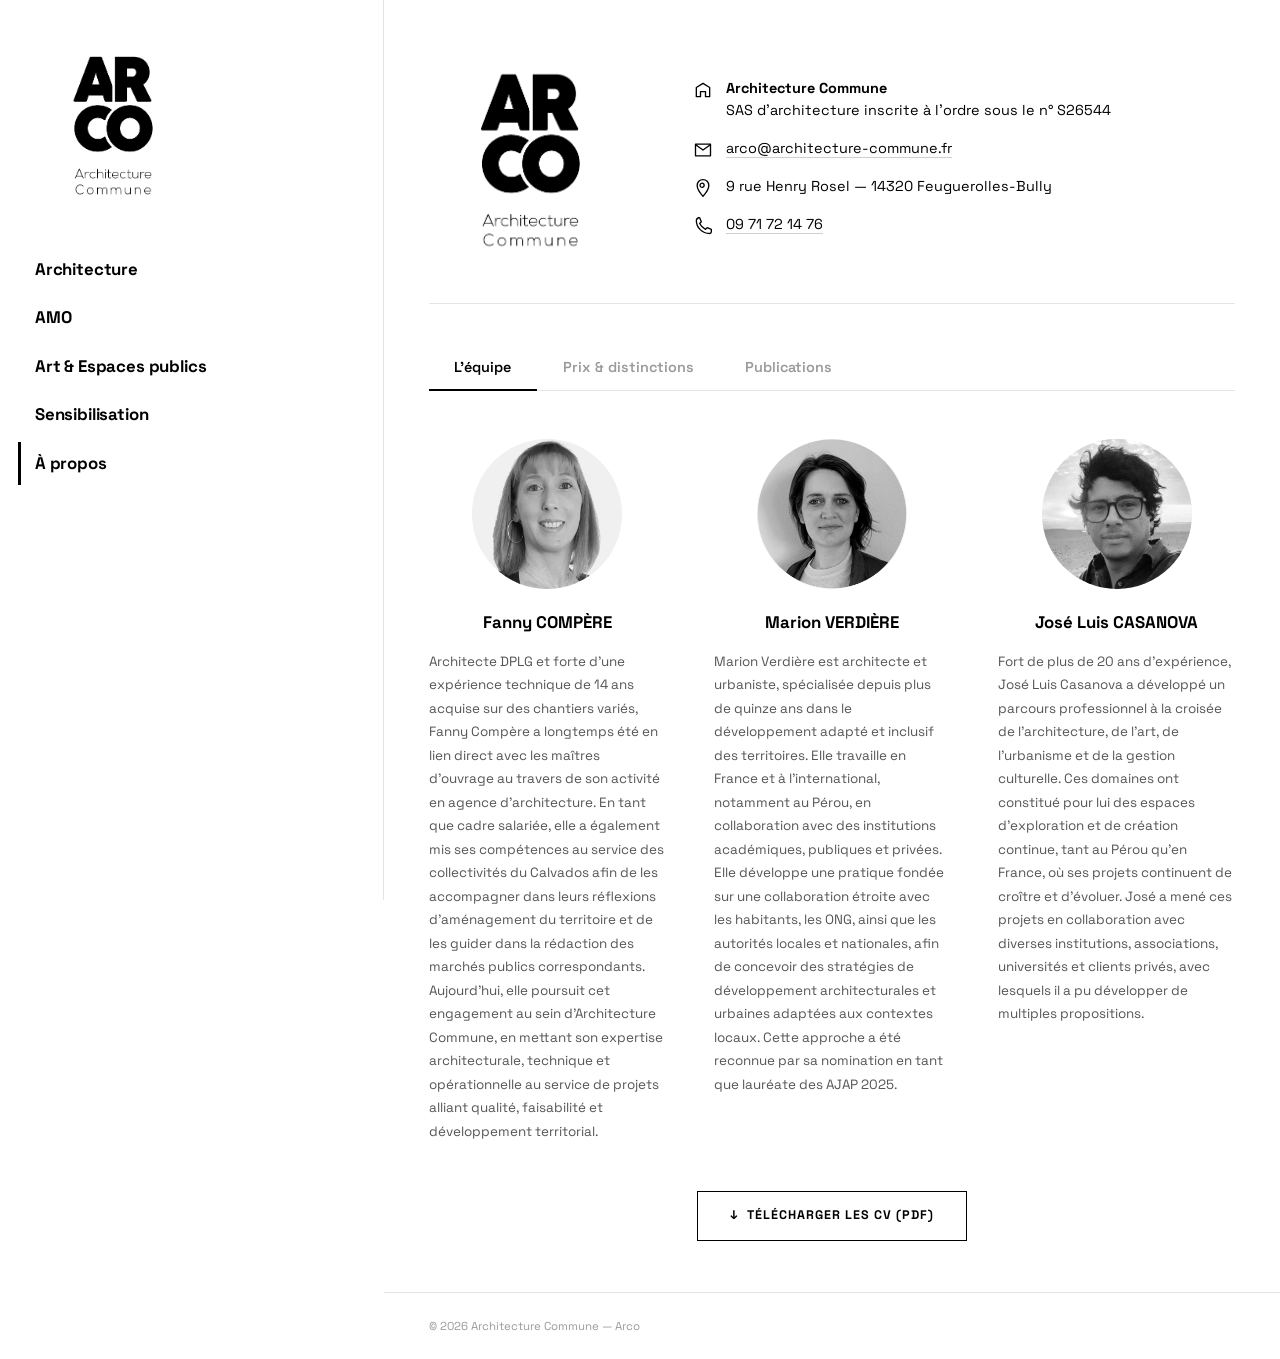
<file: apropos.html>
<!DOCTYPE html>
<html lang="fr">
<head>
  <meta charset="UTF-8">
  <meta name="viewport" content="width=device-width, initial-scale=1.0">
  <title>À propos – Architecture Commune</title>
  <meta name="description" content="Architecture Commune (Arco) : l'équipe (Fanny Compère, Marion Verdière, José Luis Casanova), prix et distinctions (AJAP 2025, COP27, ONU-Habitat, Europan 12), publications et coordonnées.">

  <!-- Favicon -->
  <link rel="icon" type="image/png" href="media/logos/favicon.png">
  <link rel="apple-touch-icon" href="media/logos/favicon.png">

  <!-- SEO -->
  <meta name="author" content="Architecture Commune">
  <meta name="robots" content="index, follow">
  <meta name="theme-color" content="#ffffff">
  <link rel="canonical" href="https://www.architecture-commune.fr/apropos.html">

  <!-- Open Graph -->
  <meta property="og:type" content="website">
  <meta property="og:site_name" content="Architecture Commune">
  <meta property="og:locale" content="fr_FR">
  <meta property="og:title" content="À propos – Architecture Commune">
  <meta property="og:description" content="L'équipe, les prix et distinctions, les publications et les coordonnées d'Architecture Commune (Arco).">
  <meta property="og:url" content="https://www.architecture-commune.fr/apropos.html">
  <meta property="og:image" content="https://www.architecture-commune.fr/media/logos/logo-arco.png">

  <!-- Twitter -->
  <meta name="twitter:card" content="summary">
  <meta name="twitter:image" content="https://www.architecture-commune.fr/media/logos/logo-arco.png">

  <link rel="stylesheet" href="css/style.css">
</head>
<body data-page="about">

  <div class="mobile-bar">
    <a href="index.html" class="mobile-logo"><img src="media/logos/logo-arco.png" alt="Architecture Commune"></a>
    <button class="menu-toggle" aria-label="Menu" aria-expanded="false"><span></span><span></span><span></span></button>
  </div>
  <div class="sidebar-backdrop"></div>

  <div class="layout">
    <aside class="sidebar" id="sidebar"></aside>

    <main class="content">
      <section class="about">

        <!-- Logo + coordonnées -->
        <div class="about-head">
          <img class="about-logo" src="media/logos/logo-arco.png" alt="Architecture Commune">
          <ul class="coords">
            <li>
              <svg viewBox="0 0 24 24" aria-hidden="true"><path d="M4 20V9l8-5 8 5v11h-5v-6H9v6H4Z"/></svg>
              <span><strong>Architecture Commune</strong><br>SAS d'architecture inscrite à l'ordre sous le n° S26544</span>
            </li>
            <li>
              <svg viewBox="0 0 24 24" aria-hidden="true"><path d="M3 5h18v14H3V5Zm1.5 1.5L12 12l7.5-5.5"/></svg>
              <span><a href="mailto:arco@architecture-commune.fr">arco@architecture-commune.fr</a></span>
            </li>
            <li>
              <svg viewBox="0 0 24 24" aria-hidden="true"><path d="M12 2c4 0 7 3 7 7 0 5-7 13-7 13S5 14 5 9c0-4 3-7 7-7Zm0 4.5A2.5 2.5 0 1 0 12 11a2.5 2.5 0 0 0 0-4.5Z"/></svg>
              <span>9 rue Henry Rosel — 14320 Feuguerolles-Bully</span>
            </li>
            <li>
              <svg viewBox="0 0 24 24" aria-hidden="true"><path d="M6 3c-1 0-2 1-2 2 0 9 7 16 16 16 1 0 2-1 2-2v-3l-5-2-2 2c-3-1.5-5.5-4-7-7l2-2-2-5H6Z"/></svg>
              <span><a href="tel:+33971721476">09 71 72 14 76</a></span>
            </li>
          </ul>
        </div>

        <!-- Onglets -->
        <div class="about-tabs" role="tablist">
          <button class="about-tab active" role="tab" data-panel="equipe" id="tab-equipe">L'équipe</button>
          <button class="about-tab" role="tab" data-panel="prix" id="tab-prix">Prix &amp; distinctions</button>
          <button class="about-tab" role="tab" data-panel="publications" id="tab-publications">Publications</button>
        </div>

        <!-- ÉQUIPE -->
        <div class="about-panel active" id="equipe" role="tabpanel">
          <div class="team-grid">
            <article class="team-card">
              <div class="team-photo"><img src="media/equipe/fanny.png" alt="Fanny Compère"></div>
              <h2 class="team-name">Fanny COMPÈRE</h2>
              <p class="team-text">Architecte DPLG et forte d'une expérience technique de 14 ans acquise sur des chantiers variés, Fanny Compère a longtemps été en lien direct avec les maîtres d'ouvrage au travers de son activité en agence d'architecture. En tant que cadre salariée, elle a également mis ses compétences au service des collectivités du Calvados afin de les accompagner dans leurs réflexions d'aménagement du territoire et de les guider dans la rédaction des marchés publics correspondants. Aujourd'hui, elle poursuit cet engagement au sein d'Architecture Commune, en mettant son expertise architecturale, technique et opérationnelle au service de projets alliant qualité, faisabilité et développement territorial.</p>
            </article>

            <article class="team-card">
              <div class="team-photo"><img src="media/equipe/marion.png" alt="Marion Verdière"></div>
              <h2 class="team-name">Marion VERDIÈRE</h2>
              <p class="team-text">Marion Verdière est architecte et urbaniste, spécialisée depuis plus de quinze ans dans le développement adapté et inclusif des territoires. Elle travaille en France et à l'international, notamment au Pérou, en collaboration avec des institutions académiques, publiques et privées. Elle développe une pratique fondée sur une collaboration étroite avec les habitants, les ONG, ainsi que les autorités locales et nationales, afin de concevoir des stratégies de développement architecturales et urbaines adaptées aux contextes locaux. Cette approche a été reconnue par sa nomination en tant que lauréate des AJAP 2025.</p>
            </article>

            <article class="team-card">
              <div class="team-photo"><img src="media/equipe/jose.png" alt="José Luis Casanova"></div>
              <h2 class="team-name">José Luis CASANOVA</h2>
              <p class="team-text">Fort de plus de 20 ans d'expérience, José Luis Casanova a développé un parcours professionnel à la croisée de l'architecture, de l'art, de l'urbanisme et de la gestion culturelle. Ces domaines ont constitué pour lui des espaces d'exploration et de création continue, tant au Pérou qu'en France, où ses projets continuent de croître et d'évoluer. José a mené ces projets en collaboration avec diverses institutions, associations, universités et clients privés, avec lesquels il a pu développer de multiples propositions.</p>
            </article>
          </div>

          <div class="team-cv">
            <a class="btn-download" href="media/CV-Architecture-Commune.pdf" target="_blank" rel="noopener">Télécharger les CV (PDF)</a>
          </div>
        </div>

        <!-- PRIX -->
        <div class="about-panel" id="prix" role="tabpanel">
          <ul class="awards-list">
            <li class="award-item">
              <div>
                <span class="award-year">2025</span>
                <h2 class="award-name">AJAP — Albums des Jeunes Architectes et Paysagistes</h2>
                <p class="award-desc">« Un autre regard : éducation populaire et expériences architecturales ». Intégrer une pratique architecturale à un propos local, renforçant le lien social par le partage d'expériences concrètes. Décerné par le Ministère de la Culture.</p>
              </div>
              <a class="external-link" href="https://www.architectes.org/actualites/les-laureats-recompenses-par-les-ajap-2025-130200" target="_blank" rel="noopener">Voir</a>
            </li>
            <li class="award-item">
              <div>
                <span class="award-year">2022</span>
                <h2 class="award-name">COP27 — Gender Just Climate Solution Awards</h2>
                <p class="award-desc">Modèle d'urbanisation résilient qui transforme les rôles de genre à Lima (p. 12).</p>
                <p class="award-partners">Avec Mano a Mano Perú</p>
              </div>
              <a class="external-link" href="https://womengenderclimate.org/wp-content/uploads/2022/11/WGC-brochure-FR_2022-11-03_web.pdf" target="_blank" rel="noopener">Voir</a>
            </li>
            <li class="award-item">
              <div>
                <span class="award-year">2018</span>
                <h2 class="award-name">ONU-Habitat — Inspiring Practices Competition</h2>
                <p class="award-desc">Amélioration des conditions de vie dans une zone urbaine marginale du nord de Lima avec la participation des habitants.</p>
                <p class="award-partners">Avec Mano a Mano Perú</p>
              </div>
              <a class="external-link" href="https://www.uhph.org/en/contest/winners/improving-living-conditions-inhabitants-marginal-urban-area" target="_blank" rel="noopener">Voir</a>
            </li>
            <li class="award-item">
              <div>
                <span class="award-year">2014</span>
                <h2 class="award-name">Europan 12 — Runner Up</h2>
                <p class="award-desc">IBA Münsterland — répondre aux problématiques relatives au tissu périurbain vieillissant (Regionale 2016). Au sein de l'équipe BINGO! (p. 150-151).</p>
              </div>
              <a class="external-link" href="https://issuu.com/europan/docs/e12-results-catalogue_en" target="_blank" rel="noopener">Voir</a>
            </li>
          </ul>
        </div>

        <!-- PUBLICATIONS -->
        <div class="about-panel" id="publications" role="tabpanel">
          <ul class="pub-list">
            <li class="pub-item"><span class="pub-year">2026</span><span class="pub-type">Conférence</span><div class="pub-content"><p class="pub-title">Bricoler l'espace public : un dialogue constructif comme solution urbaine locale</p></div><span class="pub-link pub-link--none">À paraître</span></li>
            <li class="pub-item"><span class="pub-year">2026</span><span class="pub-type">Article</span><div class="pub-content"><p class="pub-title">Quelle place pour l'architecte dans l'évolution des territoires autogérés du rural à l'urbain ? (en cours de publication)</p></div><span class="pub-link pub-link--none">À paraître</span></li>

            <li class="pub-item"><span class="pub-year">2025</span><span class="pub-type">Article / Data</span><div class="pub-content"><p class="pub-title">Development of Household Personas using Vignettes for Urban Building Energy Modelling of low-income housing in informal settlements in the Global South</p><p class="pub-authors">Oraiopoulos A., Fennell P., Tomei J., Lambert R., Ruyssevelt P., Verdiere M., et al.</p></div><a class="pub-link" href="https://rdr.ucl.ac.uk/articles/dataset/Development_of_Household_Personas_using_Vignettes_for_Urban_Building_Energy_Modelling_of_low-income_housing_in_informal_settlements_in_the_Global_South/22469458/1" target="_blank" rel="noopener">Lien</a></li>
            <li class="pub-item"><span class="pub-year">2025</span><span class="pub-type">Article / Data</span><div class="pub-content"><p class="pub-title">Orthophotomosaics of low-income housing in informal settlements in the Global South</p><p class="pub-authors">Oraiopoulos A., Wieser M., Verdiere M., Fennell P., Ruyssevelt P.</p></div><a class="pub-link" href="https://rdr.ucl.ac.uk/articles/figure/Orthophotomosaics_of_low-income_housing_in_informal_settlements_in_the_Global_South/29247509/1" target="_blank" rel="noopener">Lien</a></li>
            <li class="pub-item"><span class="pub-year">2025</span><span class="pub-type">Article / Data</span><div class="pub-content"><p class="pub-title">3D reality models of low-income communities in informal settlements in the Global South</p><p class="pub-authors">Oraiopoulos A., Wieser M., Verdiere M., Fennell P., Ruyssevelt P.</p></div><a class="pub-link" href="https://rdr.ucl.ac.uk/articles/dataset/3D_reality_models_of_low-income_communities_in_informal_settlements_in_the_Global_South/29294333/1" target="_blank" rel="noopener">Lien</a></li>

            <li class="pub-item"><span class="pub-year">2024</span><span class="pub-type">Conférence</span><div class="pub-content"><p class="pub-title">« Autogestion et croissance urbaine » — Vers la possibilité d'un développement territorial inclusif ?</p></div><a class="pub-link" href="https://www.youtube.com/watch?v=R2J9vW4Fnn0" target="_blank" rel="noopener">Lien</a></li>
            <li class="pub-item"><span class="pub-year">2024</span><span class="pub-type">Article</span><div class="pub-content"><p class="pub-title">Grounded Energy Modelling for Equitable Urban Planning Development in the Global South: Internal Temperatures, Lima, Peru, 2021-2023</p><p class="pub-authors">Oraiopoulos A., Wieser M., Verdiere M., Fennell P., Ruyssevelt P.</p></div><a class="pub-link" href="https://reshare.ukdataservice.ac.uk/857127/" target="_blank" rel="noopener">Lien</a></li>

            <li class="pub-item"><span class="pub-year">2023</span><span class="pub-type">Conférence</span><div class="pub-content"><p class="pub-title">Nouvelles écologies urbaines dans les territoires auto-construits de Lima, Pérou</p></div><a class="pub-link" href="https://ensa-normandie.fr/wp-content/uploads/2023/03/230317-cqafe-abstracts-def.pdf" target="_blank" rel="noopener">Lien</a></li>
            <li class="pub-item"><span class="pub-year">2023</span><span class="pub-type">Conférence</span><div class="pub-content"><p class="pub-title">Quelle place pour l'architecte dans l'évolution des territoires autogérés du rural à l'urbain ?</p></div><span class="pub-link pub-link--none">—</span></li>
            <li class="pub-item"><span class="pub-year">2023</span><span class="pub-type">Vidéo</span><div class="pub-content"><p class="pub-title">Ciudad Resiliente — Association Mano a Mano Perú</p><p class="pub-authors">Dunayevich A., Verdiere M., Pineda M.F., Dumans S.</p></div><a class="pub-link" href="https://www.youtube.com/watch?v=Y0oyjdjKwtE&t=6s" target="_blank" rel="noopener">Lien</a></li>
            <li class="pub-item"><span class="pub-year">2023</span><span class="pub-type">Rapport</span><div class="pub-content"><p class="pub-title">Vivienda digna y justicia energética: Diez mensajes desde los barrios populares</p><p class="pub-authors">Lambert R., Escalante Estrada C., de los Rios S., Verdiere M., Wieser M. (Projet GEMdev)</p></div><a class="pub-link" href="https://gemdev.net/wp-content/uploads/2024/01/Ten_Lessons_Spanish.pdf" target="_blank" rel="noopener">Lien</a></li>
            <li class="pub-item"><span class="pub-year">2023</span><span class="pub-type">Vidéo</span><div class="pub-content"><p class="pub-title">Hacia una Lima con justicia energética y vivienda digna</p><p class="pub-authors">Lambert R., Wieser M., Verdiere M., Escalante C., de Los Rios S., de Laurentiis M.</p></div><a class="pub-link" href="https://www.youtube.com/watch?v=JVqMqIuYx88" target="_blank" rel="noopener">Lien</a></li>
            <li class="pub-item"><span class="pub-year">2023</span><span class="pub-type">Article</span><div class="pub-content"><p class="pub-title">The impact of built environment on thermal comfort in informal settlements — The case of José Carlos Mariátegui, Lima, Perú</p><p class="pub-authors">Wieser M., Verdiere M., Fennell P.</p></div><a class="pub-link" href="https://discovery.ucl.ac.uk/id/eprint/10166639/" target="_blank" rel="noopener">Lien</a></li>
            <li class="pub-item"><span class="pub-year">2023</span><span class="pub-type">Article / Conf.</span><div class="pub-content"><p class="pub-title">Reducing extreme discomfort in the global South — Comparison of a calibrated model and locally measured data from informal housing in Peru (CATE 2023)</p><p class="pub-authors">Oraiopoulos A., Wieser M., Verdiere M., Fennell P., Ruyssevelt P.</p></div><a class="pub-link" href="https://www.researchgate.net/publication/377576745" target="_blank" rel="noopener">Lien</a></li>

            <li class="pub-item"><span class="pub-year">2022</span><span class="pub-type">Article</span><div class="pub-content"><p class="pub-title">Gobernanza energética y de la vivienda popular en Lima Metropolitana — Desafíos y perspectivas de la situación ambiental en el Perú</p><p class="pub-authors">Miranda-Sara L., Valdivia-Sisniegas R., Verdiere M.</p></div><a class="pub-link" href="https://repositorio.pucp.edu.pe/items/52081ef8-9322-43b2-aabb-9de1d587e6f7" target="_blank" rel="noopener">Lien</a></li>

            <li class="pub-item"><span class="pub-year">2018</span><span class="pub-type">Conférence</span><div class="pub-content"><p class="pub-title">« Foro Internacional de Intervenciones Urbanas III — Mujeres líderes y gestión local del territorio »</p></div><span class="pub-link pub-link--none">—</span></li>
            <li class="pub-item"><span class="pub-year">2018</span><span class="pub-type">Conférence</span><div class="pub-content"><p class="pub-title">Impacto social en las intervenciones urbanas, proyecto ganador del concurso internacional UHPH</p><p class="pub-authors">Université Alas Peruanas, Lima (Mano a Mano Perú)</p></div><span class="pub-link pub-link--none">—</span></li>
            <li class="pub-item"><span class="pub-year">2018</span><span class="pub-type">Conférence</span><div class="pub-content"><p class="pub-title">UHPH III — Foro Latinoamericano y del Caribe de Vivienda y Hábitat</p><p class="pub-authors">République Dominicaine (Mano a Mano Perú)</p></div><span class="pub-link pub-link--none">—</span></li>

            <li class="pub-item"><span class="pub-year">2017</span><span class="pub-type">Publication</span><div class="pub-content"><p class="pub-title">Maison des arts Mondignéras</p></div><a class="pub-link" href="https://drive.google.com/file/d/1ZgUoGBhDZ5eVp5NW4N8bZm1eNtICvbgE/view" target="_blank" rel="noopener">Lien</a></li>
            <li class="pub-item"><span class="pub-year">2017</span><span class="pub-type">Conférence</span><div class="pub-content"><p class="pub-title">« Projet, Communication et Articulation »</p><p class="pub-authors">ENSAPBx, Post Master Rebuilding the World, Talence</p></div><span class="pub-link pub-link--none">—</span></li>

            <li class="pub-item"><span class="pub-year">2016</span><span class="pub-type">Article</span><div class="pub-content"><p class="pub-title">Proyecto en unidad vecinal Mirones — Comunicación y articulación</p><p class="pub-authors">Revue Arkinka, Lima, Pérou (association Homogeneos)</p></div><span class="pub-link pub-link--none">—</span></li>

            <li class="pub-item"><span class="pub-year">2015</span><span class="pub-type">Vidéo</span><div class="pub-content"><p class="pub-title">Homogeneos</p></div><span class="pub-link pub-link--none">—</span></li>
            <li class="pub-item"><span class="pub-year">2015</span><span class="pub-type">Publication</span><div class="pub-content"><p class="pub-title">Cartas al Alcalde</p></div><span class="pub-link pub-link--none">—</span></li>
          </ul>
        </div>

      </section>
      <footer class="content-footer"><span>© 2026 Architecture Commune — Arco</span></footer>
    </main>
  </div>

  <script src="js/data.js"></script>
  <script src="js/nav.js"></script>
  <script>
    (function () {
      const tabs = [...document.querySelectorAll('.about-tab')];
      const panels = [...document.querySelectorAll('.about-panel')];
      function show(id) {
        tabs.forEach(t => t.classList.toggle('active', t.dataset.panel === id));
        panels.forEach(p => p.classList.toggle('active', p.id === id));
      }
      tabs.forEach(t => t.addEventListener('click', () => {
        show(t.dataset.panel);
        history.replaceState(null, '', '#' + t.dataset.panel);
      }));
      const h = location.hash.slice(1);
      if (h && document.getElementById(h)) show(h);
    })();
  </script>
</body>
</html>
</file>
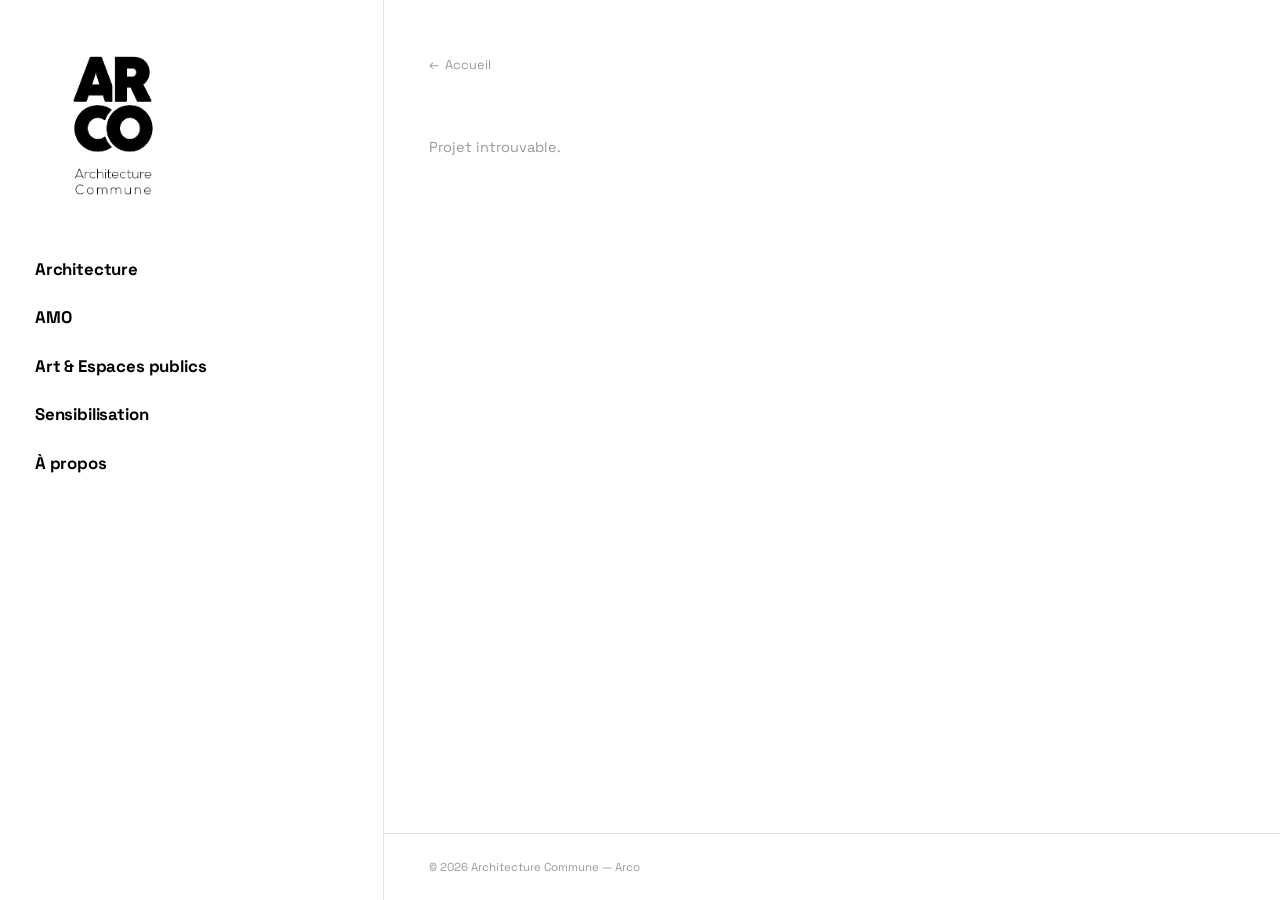
<file: projet.html>
<!DOCTYPE html>
<html lang="fr">
<head>
  <meta charset="UTF-8">
  <meta name="viewport" content="width=device-width, initial-scale=1.0">
  <title>Projet – Architecture Commune</title>
  <meta name="description" content="Détail d'un projet d'Architecture Commune (Arco) : programme, maîtrise d'ouvrage, partenaires, budget, année et photos.">

  <!-- Favicon -->
  <link rel="icon" type="image/png" href="media/logos/favicon.png">
  <link rel="apple-touch-icon" href="media/logos/favicon.png">

  <!-- SEO -->
  <meta name="author" content="Architecture Commune">
  <meta name="robots" content="index, follow">
  <meta name="theme-color" content="#ffffff">

  <!-- Open Graph -->
  <meta property="og:type" content="article">
  <meta property="og:site_name" content="Architecture Commune">
  <meta property="og:locale" content="fr_FR">
  <meta property="og:title" content="Projet – Architecture Commune">
  <meta property="og:description" content="Détail d'un projet d'Architecture Commune (Arco).">
  <meta property="og:image" content="https://www.architecture-commune.fr/media/logos/logo-arco.png">

  <!-- Twitter -->
  <meta name="twitter:card" content="summary">
  <meta name="twitter:image" content="https://www.architecture-commune.fr/media/logos/logo-arco.png">

  <link rel="stylesheet" href="css/style.css">
</head>
<body data-page="project">

  <div class="mobile-bar">
    <a href="index.html" class="mobile-logo"><img src="media/logos/logo-arco.png" alt="Architecture Commune"></a>
    <button class="menu-toggle" aria-label="Menu" aria-expanded="false"><span></span><span></span><span></span></button>
  </div>
  <div class="sidebar-backdrop"></div>

  <div class="layout">
    <aside class="sidebar" id="sidebar"></aside>

    <main class="content">
      <section class="detail" id="detail">
        <div class="detail-loading">Chargement…</div>
      </section>
      <footer class="content-footer"><span>© 2026 Architecture Commune — Arco</span></footer>
    </main>
  </div>

  <script src="js/data.js"></script>
  <script src="js/nav.js"></script>
  <script>
    (function () {
      const id = new URLSearchParams(location.search).get('id');
      const p = id ? getProject(id) : null;
      const root = document.getElementById('detail');

      if (!p) {
        root.innerHTML = `<a href="index.html" class="back-link">Accueil</a><p class="detail-loading">Projet introuvable.</p>`;
        return;
      }

      const c = CATEGORIES[p.category];
      document.title = p.title + ' – Architecture Commune';
      const imgs = (p.images || []).slice(0, 5);

      const mainInner = imgs.length
        ? `<img src="${encodeURI(imgs[0])}" alt="${p.title}" id="gmain">
           ${imgs.length > 1 ? `<button class="g-prev" aria-label="Précédent">&#8592;</button><button class="g-next" aria-label="Suivant">&#8594;</button>` : ''}`
        : `<div class="card-placeholder" style="position:absolute;inset:0;"></div>`;

      const thumbs = imgs.length > 1 ? imgs.map((src, i) =>
        `<button class="g-thumb ${i === 0 ? 'active' : ''}" data-i="${i}"><img src="${encodeURI(src)}" alt="Vue ${i + 1}"></button>`
      ).join('') : '';

      const rows = [
        ['Mission', p.mission],
        ['Maîtrise d\'ouvrage', p.mo],
        ['Localisation', p.location],
        ['Année', p.year],
        ['Budget', p.budget],
        ['Partenaires', p.partners]
      ].filter(r => r[1]).map(r =>
        `<div class="info-row"><span class="info-label">${r[0]}</span><span class="info-value">${r[1]}</span></div>`
      ).join('');

      const links = (p.links && p.links.length)
        ? `<div class="info-links"><span class="info-label">Plus d'informations</span>
             <div class="info-links-list">${p.links.map(l => `<a href="${l.url}" target="_blank" rel="noopener">${l.label}</a>`).join('')}</div>
           </div>`
        : '';

      root.innerHTML = `
        <a href="projets.html?cat=${p.category}" class="back-link">${c.label}</a>
        <header class="detail-head">
          <span class="badge badge--${c.cssClass}">${c.label}</span>
          <h1 class="detail-title">${p.title}</h1>
          ${p.location ? `<p class="detail-loc">${p.location}</p>` : ''}
        </header>

        <div class="detail-grid">
          <div class="gallery">
            <div class="gallery-main">${mainInner}</div>
            ${thumbs ? `<div class="gallery-thumbs">${thumbs}</div>` : ''}
          </div>
          <aside class="detail-info">
            ${p.description ? `<p class="info-desc">${p.description}</p>` : ''}
            ${rows ? `<div class="info-table">${rows}</div>` : ''}
            ${links}
          </aside>
        </div>`;

      /* Galerie */
      if (imgs.length > 1) {
        let cur = 0;
        const main = document.getElementById('gmain');
        const tbs = [...root.querySelectorAll('.g-thumb')];
        function go(i) {
          cur = (i + imgs.length) % imgs.length;
          main.src = encodeURI(imgs[cur]);
          tbs.forEach(t => t.classList.toggle('active', +t.dataset.i === cur));
        }
        tbs.forEach(t => t.addEventListener('click', () => go(+t.dataset.i)));
        root.querySelector('.g-prev').addEventListener('click', () => go(cur - 1));
        root.querySelector('.g-next').addEventListener('click', () => go(cur + 1));
        document.addEventListener('keydown', e => {
          if (e.key === 'ArrowLeft') go(cur - 1);
          if (e.key === 'ArrowRight') go(cur + 1);
        });
      }
    })();
  </script>
</body>
</html>
</file>
<file: css/style.css>
@import url('https://fonts.googleapis.com/css2?family=Space+Grotesk:wght@300;400;500;600;700&display=swap');

/* =========================================
   VARIABLES
   ========================================= */
:root {
  --black: #000000;
  --white: #ffffff;
  --gray-50:  #f9f9f9;
  --gray-100: #f0f0f0;
  --gray-200: #e4e4e4;
  --gray-300: #cfcfcf;
  --gray-400: #9a9a9a;
  --gray-600: #555555;

  --archi: #1A7A38;   /* Architecture */
  --amo:   #0055B3;   /* AMO */
  --art:   #C04000;   /* Art & Espaces publics */
  --sensi: #9A6E00;   /* Sensibilisation */

  --sidebar-w: 30%;
  --pad: clamp(1.75rem, 3.5vw, 4rem);
}

/* =========================================
   RESET / BASE
   ========================================= */
*, *::before, *::after { box-sizing: border-box; margin: 0; padding: 0; }
html { scroll-behavior: smooth; -webkit-font-smoothing: antialiased; }
body {
  font-family: 'Space Grotesk', -apple-system, BlinkMacSystemFont, sans-serif;
  color: var(--black);
  background: var(--white);
  font-size: 16px;
  line-height: 1.6;
}
img { max-width: 100%; display: block; }
a { color: inherit; text-decoration: none; }
button { cursor: pointer; font-family: inherit; color: inherit; }
ul, ol { list-style: none; }

/* =========================================
   LAYOUT 30 / 70
   ========================================= */
.layout {
  display: grid;
  grid-template-columns: var(--sidebar-w) 1fr;
  min-height: 100vh;
}

/* ---------- SIDEBAR ---------- */
.sidebar {
  position: sticky;
  top: 0;
  height: 100vh;
  overflow-y: auto;
  border-right: 1px solid var(--gray-200);
  padding: clamp(1.75rem, 3vw, 2.75rem) clamp(1.5rem, 2.5vw, 2.5rem);
  display: flex;
  flex-direction: column;
  gap: 2.5rem;
  background: var(--white);
}
.side-brand { display: block; }
.side-brand img { width: clamp(110px, 60%, 160px); height: auto; }

.side-nav { display: flex; flex-direction: column; gap: 0.35rem; }
.side-item { display: flex; flex-direction: column; }
.side-link {
  display: block;
  padding: 0.5rem 0;
  font-size: 1.05rem;
  font-weight: 700;
  letter-spacing: -0.01em;
  color: var(--black);
  border-left: 3px solid transparent;
  padding-left: 0.85rem;
  margin-left: -0.85rem;
  transition: color 0.2s, border-color 0.2s, opacity 0.2s;
}
.side-link:hover { opacity: 0.55; }

/* Couleurs de catégorie au survol / actif */
.side-item.is-active > .side-link { opacity: 1; border-color: var(--black); }
.side-link--archi:hover, .side-item.is-active .side-link--archi { color: var(--archi); opacity: 1; border-color: var(--archi); }
.side-link--amo:hover,   .side-item.is-active .side-link--amo   { color: var(--amo);   opacity: 1; border-color: var(--amo); }
.side-link--art:hover,   .side-item.is-active .side-link--art   { color: var(--art);   opacity: 1; border-color: var(--art); }
.side-link--sensi:hover, .side-item.is-active .side-link--sensi { color: var(--sensi); opacity: 1; border-color: var(--sensi); }

/* Description repliée sous la catégorie active */
.side-desc {
  font-size: 0.8rem;
  line-height: 1.7;
  color: var(--gray-600);
  padding: 0.5rem 0 0.75rem 0.85rem;
  margin-left: -0.85rem;
  border-left: 3px solid var(--gray-200);
}

/* ---------- CONTENU ---------- */
.content {
  display: flex;
  flex-direction: column;
  min-width: 0;
}
.content > section { flex: 1; padding: clamp(2rem, 4vw, 4.5rem) var(--pad); }
.content-footer {
  padding: 1.5rem var(--pad);
  border-top: 1px solid var(--gray-200);
  font-size: 0.72rem;
  color: var(--gray-400);
}

/* =========================================
   BARRE MOBILE (cachée en desktop)
   ========================================= */
.mobile-bar { display: none; }
.sidebar-backdrop { display: none; }
.menu-toggle {
  background: none; border: none; padding: 8px;
  display: flex; flex-direction: column; gap: 6px;
}
.menu-toggle span {
  display: block; width: 26px; height: 2px; background: currentColor;
  transition: transform 0.3s, opacity 0.3s;
}
.menu-toggle.is-active span:nth-child(1) { transform: translateY(8px) rotate(45deg); }
.menu-toggle.is-active span:nth-child(2) { opacity: 0; }
.menu-toggle.is-active span:nth-child(3) { transform: translateY(-8px) rotate(-45deg); }

/* =========================================
   ACCUEIL
   ========================================= */
.home { max-width: 760px; }
.home-logo img { width: clamp(180px, 32vw, 300px); height: auto; margin-bottom: 2.5rem; }
.home-text { margin-bottom: 2.5rem; }
.home-p {
  font-size: clamp(0.95rem, 1.2vw, 1.05rem);
  line-height: 1.85;
  color: #222;
}
.home-p + .home-p { margin-top: 1.1rem; }
.inline-link {
  border-bottom: 1px solid currentColor;
  font-weight: 600;
  transition: opacity 0.2s;
}
.inline-link:hover { opacity: 0.55; }

.home-ajap {
  display: inline-flex;
  align-items: center;
  gap: 1rem;
  padding: 0.85rem 0;
  margin-bottom: 2.75rem;
  border-top: 1px solid var(--gray-200);
  border-bottom: 1px solid var(--gray-200);
  width: 100%;
}
.home-ajap img { height: 54px; width: auto; }
.home-ajap span {
  font-size: 0.7rem;
  letter-spacing: 0.1em;
  text-transform: uppercase;
  color: var(--gray-600);
}

.home-cats {
  display: grid;
  grid-template-columns: repeat(auto-fit, minmax(150px, 1fr));
  gap: 1rem;
}
.home-cat { display: block; }
.home-cat-img {
  display: block;
  aspect-ratio: 4/3;
  overflow: hidden;
  background: var(--gray-100);
}
.home-cat-img img {
  width: 100%; height: 100%;
  object-fit: cover;
  filter: grayscale(100%);
  transition: transform 0.5s, filter 0.4s;
}
.home-cat:hover .home-cat-img img { transform: scale(1.05); filter: grayscale(0); }
.home-cat-label {
  display: block;
  margin-top: 0.6rem;
  font-size: 0.82rem;
  font-weight: 700;
  letter-spacing: 0.01em;
}

/* =========================================
   PAGE CATÉGORIE (liste de projets)
   ========================================= */
.cat-head { margin-bottom: 2.5rem; }
.cat-title {
  font-size: clamp(2rem, 4.5vw, 3.5rem);
  font-weight: 700;
  letter-spacing: -0.03em;
  line-height: 1;
}
.cat-title--archi { color: var(--archi); }
.cat-title--amo   { color: var(--amo); }
.cat-title--art   { color: var(--art); }
.cat-title--sensi { color: var(--sensi); }

/* La description complète vit dans la barre de gauche en desktop ;
   ce paragraphe ne s'affiche que sur mobile. */
.cat-desc-mobile { display: none; }

.cat-list { display: flex; flex-direction: column; gap: 1.5rem; }
.cat-card {
  display: grid;
  grid-template-columns: minmax(180px, 38%) 1fr;
  gap: 1.75rem;
  align-items: center;
  padding-bottom: 1.5rem;
  border-bottom: 1px solid var(--gray-200);
  transition: transform 0.25s;
}
.cat-card:hover { transform: translateX(4px); }
.cat-card-img {
  aspect-ratio: 4/3;
  overflow: hidden;
  background: var(--gray-100);
}
.cat-card-img img {
  width: 100%; height: 100%;
  object-fit: cover;
  filter: grayscale(100%);
  transition: transform 0.5s, filter 0.4s;
}
.cat-card:hover .cat-card-img img { transform: scale(1.04); filter: grayscale(0); }
.cat-card-meta { display: flex; flex-direction: column; gap: 0.35rem; }
.cat-card-num {
  font-size: 0.7rem; font-weight: 700; letter-spacing: 0.12em; color: var(--gray-400);
}
.cat-card-title { font-size: 1.15rem; font-weight: 700; line-height: 1.25; }
.cat-card-loc  { font-size: 0.85rem; color: var(--gray-600); }
.cat-card-year { font-size: 0.78rem; color: var(--gray-400); }

/* =========================================
   PAGE PROJET (détail) — photos COULEUR
   ========================================= */
.detail-loading { color: var(--gray-400); font-size: 0.9rem; padding: 2rem 0; }
.back-link {
  display: inline-flex; align-items: center; gap: 0.4rem;
  font-size: 0.8rem; color: var(--gray-400); margin-bottom: 1.75rem;
  transition: color 0.2s;
}
.back-link::before { content: '←'; }
.back-link:hover { color: var(--black); }

.detail-head { margin-bottom: 2rem; }
.detail-title {
  font-size: clamp(1.5rem, 3.2vw, 2.6rem);
  font-weight: 700; letter-spacing: -0.025em; line-height: 1.1;
  margin: 0.85rem 0 0.4rem;
}
.detail-loc { font-size: 0.9rem; color: var(--gray-400); }

.detail-grid {
  display: grid;
  grid-template-columns: 1fr minmax(260px, 320px);
  gap: clamp(2rem, 4vw, 4rem);
  align-items: start;
}

.gallery { display: flex; flex-direction: column; gap: 0.6rem; }
.gallery-main {
  position: relative;
  aspect-ratio: 16/10;
  overflow: hidden;
  background: var(--gray-100);
}
.gallery-main img { width: 100%; height: 100%; object-fit: cover; }
.g-prev, .g-next {
  position: absolute; top: 50%; transform: translateY(-50%);
  background: rgba(0,0,0,0.45); color: #fff; border: none;
  width: 42px; height: 42px; font-size: 1.1rem;
  display: flex; align-items: center; justify-content: center;
  opacity: 0; transition: opacity 0.2s, background 0.2s; z-index: 2;
}
.g-prev { left: 0.6rem; } .g-next { right: 0.6rem; }
.gallery-main:hover .g-prev, .gallery-main:hover .g-next { opacity: 1; }
.g-prev:hover, .g-next:hover { background: rgba(0,0,0,0.75); }
.gallery-thumbs {
  display: grid;
  grid-template-columns: repeat(5, 1fr);
  gap: 0.5rem;
}
.g-thumb {
  aspect-ratio: 1; overflow: hidden; background: var(--gray-100);
  border: none; padding: 0; opacity: 0.55; transition: opacity 0.2s;
}
.g-thumb img { width: 100%; height: 100%; object-fit: cover; }
.g-thumb.active, .g-thumb:hover { opacity: 1; }

.detail-info { position: sticky; top: 2rem; }
.info-desc { font-size: 0.9rem; line-height: 1.8; color: var(--gray-600); margin-bottom: 2rem; }
.info-table { width: 100%; }
.info-row {
  display: grid; grid-template-columns: 100px 1fr; gap: 0.85rem;
  padding: 0.8rem 0; border-top: 1px solid var(--gray-200); font-size: 0.84rem;
}
.info-row:last-child { border-bottom: 1px solid var(--gray-200); }
.info-label {
  font-size: 0.66rem; letter-spacing: 0.08em; text-transform: uppercase;
  color: var(--gray-400); padding-top: 2px;
}
.info-value { font-weight: 500; line-height: 1.45; }
.info-links { margin-top: 1.5rem; }
.info-links-list { display: flex; flex-direction: column; gap: 0.4rem; margin-top: 0.5rem; }
.info-links-list a {
  font-size: 0.82rem; color: var(--black); border-bottom: 1px solid var(--gray-300);
  width: fit-content; transition: opacity 0.2s;
}
.info-links-list a::after { content: ' ↗'; color: var(--gray-400); }
.info-links-list a:hover { opacity: 0.6; }

/* =========================================
   BADGES
   ========================================= */
.badge {
  display: inline-flex; align-items: center;
  padding: 0.22rem 0.7rem; border-radius: 999px;
  font-size: 0.66rem; font-weight: 600; letter-spacing: 0.06em; text-transform: uppercase;
}
.badge--archi { background: #EEFAF2; color: var(--archi); }
.badge--amo   { background: #EEF4FF; color: var(--amo); }
.badge--art   { background: #FFF2EE; color: var(--art); }
.badge--sensi { background: #FFF8E6; color: var(--sensi); }

/* =========================================
   PLACEHOLDER
   ========================================= */
.card-placeholder {
  width: 100%; height: 100%;
  background: linear-gradient(145deg,#e2e2e2,#d5d5d5 50%,#cccccc);
}

/* =========================================
   À PROPOS
   ========================================= */
.about { max-width: 940px; }
.about-head {
  display: flex; flex-wrap: wrap; gap: 2.5rem 4rem; align-items: center;
  padding-bottom: 2.5rem; margin-bottom: 2.5rem; border-bottom: 1px solid var(--gray-200);
}
.about-logo { width: clamp(140px, 20vw, 200px); height: auto; }
.coords { display: flex; flex-direction: column; gap: 1rem; }
.coords li { display: flex; align-items: flex-start; gap: 0.85rem; font-size: 0.9rem; line-height: 1.5; }
.coords svg { width: 20px; height: 20px; flex-shrink: 0; margin-top: 2px; fill: none; stroke: var(--black); stroke-width: 1.6; stroke-linejoin: round; stroke-linecap: round; }
.coords a { border-bottom: 1px solid var(--gray-300); transition: opacity 0.2s; }
.coords a:hover { opacity: 0.6; }

.about-tabs { display: flex; gap: 0; border-bottom: 1px solid var(--gray-200); margin-bottom: 3rem; flex-wrap: wrap; }
.about-tab {
  padding: 0.85rem 1.6rem; background: none; border: none; border-bottom: 2px solid transparent;
  font-size: 0.9rem; font-weight: 600; color: var(--gray-400); margin-bottom: -1px; transition: color 0.2s;
}
.about-tab.active { color: var(--black); border-bottom-color: var(--black); }
.about-tab:hover:not(.active) { color: var(--black); }
.about-panel { display: none; }
.about-panel.active { display: block; animation: fade 0.4s ease both; }

/* Équipe — 3 colonnes, photos rondes */
.team-grid { display: grid; grid-template-columns: repeat(3, 1fr); gap: 2.5rem 3rem; }
.team-card { text-align: center; }
.team-photo {
  width: 150px; height: 150px; border-radius: 50%; overflow: hidden;
  margin: 0 auto 1.25rem; background: var(--gray-100);
}
.team-photo img { width: 100%; height: 100%; object-fit: cover; filter: grayscale(100%); }
.team-name { font-size: 1.05rem; font-weight: 700; margin-bottom: 0.85rem; }
.team-text { font-size: 0.84rem; line-height: 1.75; color: var(--gray-600); text-align: left; }
.team-cv { margin-top: 3rem; text-align: center; }
.btn-download {
  display: inline-flex; align-items: center; gap: 0.5rem;
  padding: 0.85rem 2rem; border: 1.5px solid var(--black);
  font-size: 0.78rem; font-weight: 700; letter-spacing: 0.08em; text-transform: uppercase;
  transition: background 0.2s, color 0.2s;
}
.btn-download::before { content: '↓'; }
.btn-download:hover { background: var(--black); color: var(--white); }

/* Prix */
.awards-list { display: flex; flex-direction: column; }
.award-item {
  display: grid; grid-template-columns: 1fr auto; gap: 2.5rem;
  padding: 1.75rem 0; border-bottom: 1px solid var(--gray-200); align-items: start;
}
.award-item:first-child { border-top: 1px solid var(--gray-200); }
.award-year { font-size: 0.78rem; font-weight: 700; color: var(--gray-400); letter-spacing: 0.06em; }
.award-name { font-size: 1.05rem; font-weight: 700; margin: 0.3rem 0 0.5rem; }
.award-desc { font-size: 0.85rem; line-height: 1.7; color: var(--gray-600); }
.award-partners { font-size: 0.8rem; color: var(--gray-400); margin-top: 0.4rem; }
.external-link {
  display: inline-flex; align-items: center; gap: 0.3rem;
  padding: 0.5rem 1.1rem; border: 1.5px solid var(--black);
  font-size: 0.72rem; font-weight: 600; letter-spacing: 0.06em; text-transform: uppercase;
  white-space: nowrap; transition: background 0.2s, color 0.2s;
}
.external-link::after { content: '↗'; }
.external-link:hover { background: var(--black); color: var(--white); }

/* Publications */
.pub-list { display: flex; flex-direction: column; }
.pub-item {
  display: grid; grid-template-columns: 52px 110px 1fr auto; gap: 1.25rem;
  padding: 1.2rem 0; border-bottom: 1px solid var(--gray-200); align-items: start;
}
.pub-item:first-child { border-top: 1px solid var(--gray-200); }
.pub-year { font-size: 0.82rem; font-weight: 700; color: var(--gray-400); }
.pub-type { font-size: 0.68rem; letter-spacing: 0.06em; text-transform: uppercase; color: var(--gray-400); padding-top: 2px; }
.pub-title { font-size: 0.86rem; font-weight: 500; line-height: 1.5; margin-bottom: 0.25rem; }
.pub-authors { font-size: 0.76rem; color: var(--gray-400); line-height: 1.4; }
.pub-link { display: inline-flex; align-items: center; gap: 0.2rem; font-size: 0.76rem; color: var(--gray-400); white-space: nowrap; align-self: center; transition: color 0.2s; }
.pub-link::after { content: '↗'; }
.pub-link:hover { color: var(--black); }
.pub-link--none { color: var(--gray-300); }
.pub-link--none::after { content: ''; }

@keyframes fade { from { opacity: 0; transform: translateY(8px); } to { opacity: 1; transform: none; } }

/* =========================================
   RESPONSIVE
   ========================================= */
@media (max-width: 880px) {
  :root { --sidebar-w: 0; }

  .mobile-bar {
    display: flex; align-items: center; justify-content: space-between;
    position: sticky; top: 0; z-index: 50;
    height: 60px; padding: 0 1.25rem;
    background: rgba(255,255,255,0.97); backdrop-filter: blur(8px);
    border-bottom: 1px solid var(--gray-200);
  }
  .mobile-logo img { height: 34px; width: auto; }

  .layout { grid-template-columns: 1fr; }

  .sidebar {
    position: fixed; top: 0; left: 0; bottom: 0;
    width: 78%; max-width: 320px; z-index: 90;
    transform: translateX(-100%); transition: transform 0.3s ease;
    box-shadow: 0 0 40px rgba(0,0,0,0.12);
  }
  .sidebar.is-open { transform: translateX(0); }

  .sidebar-backdrop {
    display: block; position: fixed; inset: 0; z-index: 80;
    background: rgba(0,0,0,0.35); opacity: 0; pointer-events: none; transition: opacity 0.3s;
  }
  .sidebar-backdrop.is-visible { opacity: 1; pointer-events: all; }

  .cat-card { grid-template-columns: 1fr; gap: 0.85rem; }
  .detail-grid { grid-template-columns: 1fr; }
  .detail-info { position: static; }
  .team-grid { grid-template-columns: 1fr; max-width: 420px; }
  /* En mobile, la description de catégorie réapparaît dans le contenu */
  .cat-desc-mobile { display: block; font-size: 0.88rem; line-height: 1.7; color: var(--gray-600); margin-top: 1rem; }
}

@media (max-width: 520px) {
  .pub-item { grid-template-columns: 48px 1fr; }
  .pub-type { grid-column: 2; }
  .pub-content { grid-column: 1 / -1; }
  .pub-link { grid-column: 1 / -1; align-self: start; }
  .award-item { grid-template-columns: 1fr; gap: 1rem; }
}

.sr-only {
  position: absolute; width: 1px; height: 1px; padding: 0; margin: -1px;
  overflow: hidden; clip: rect(0,0,0,0); white-space: nowrap; border: 0;
}
</file>
